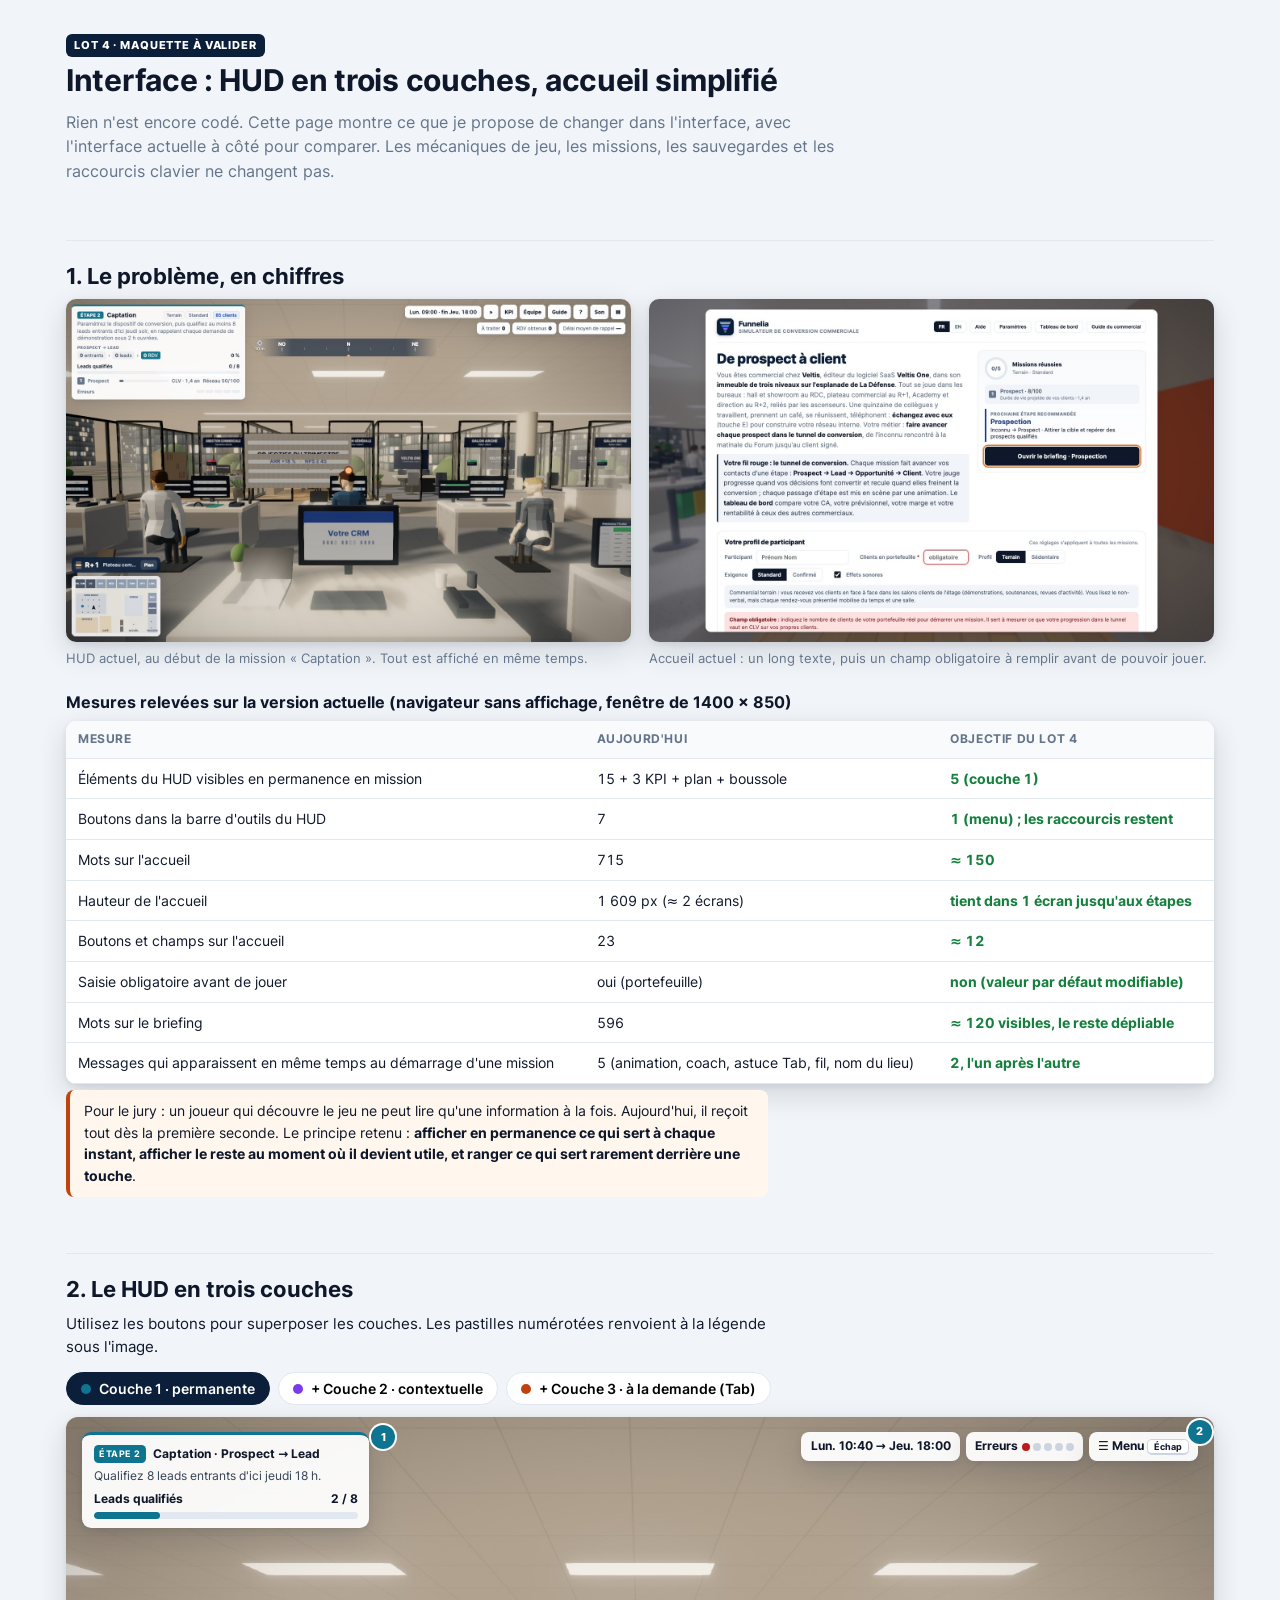
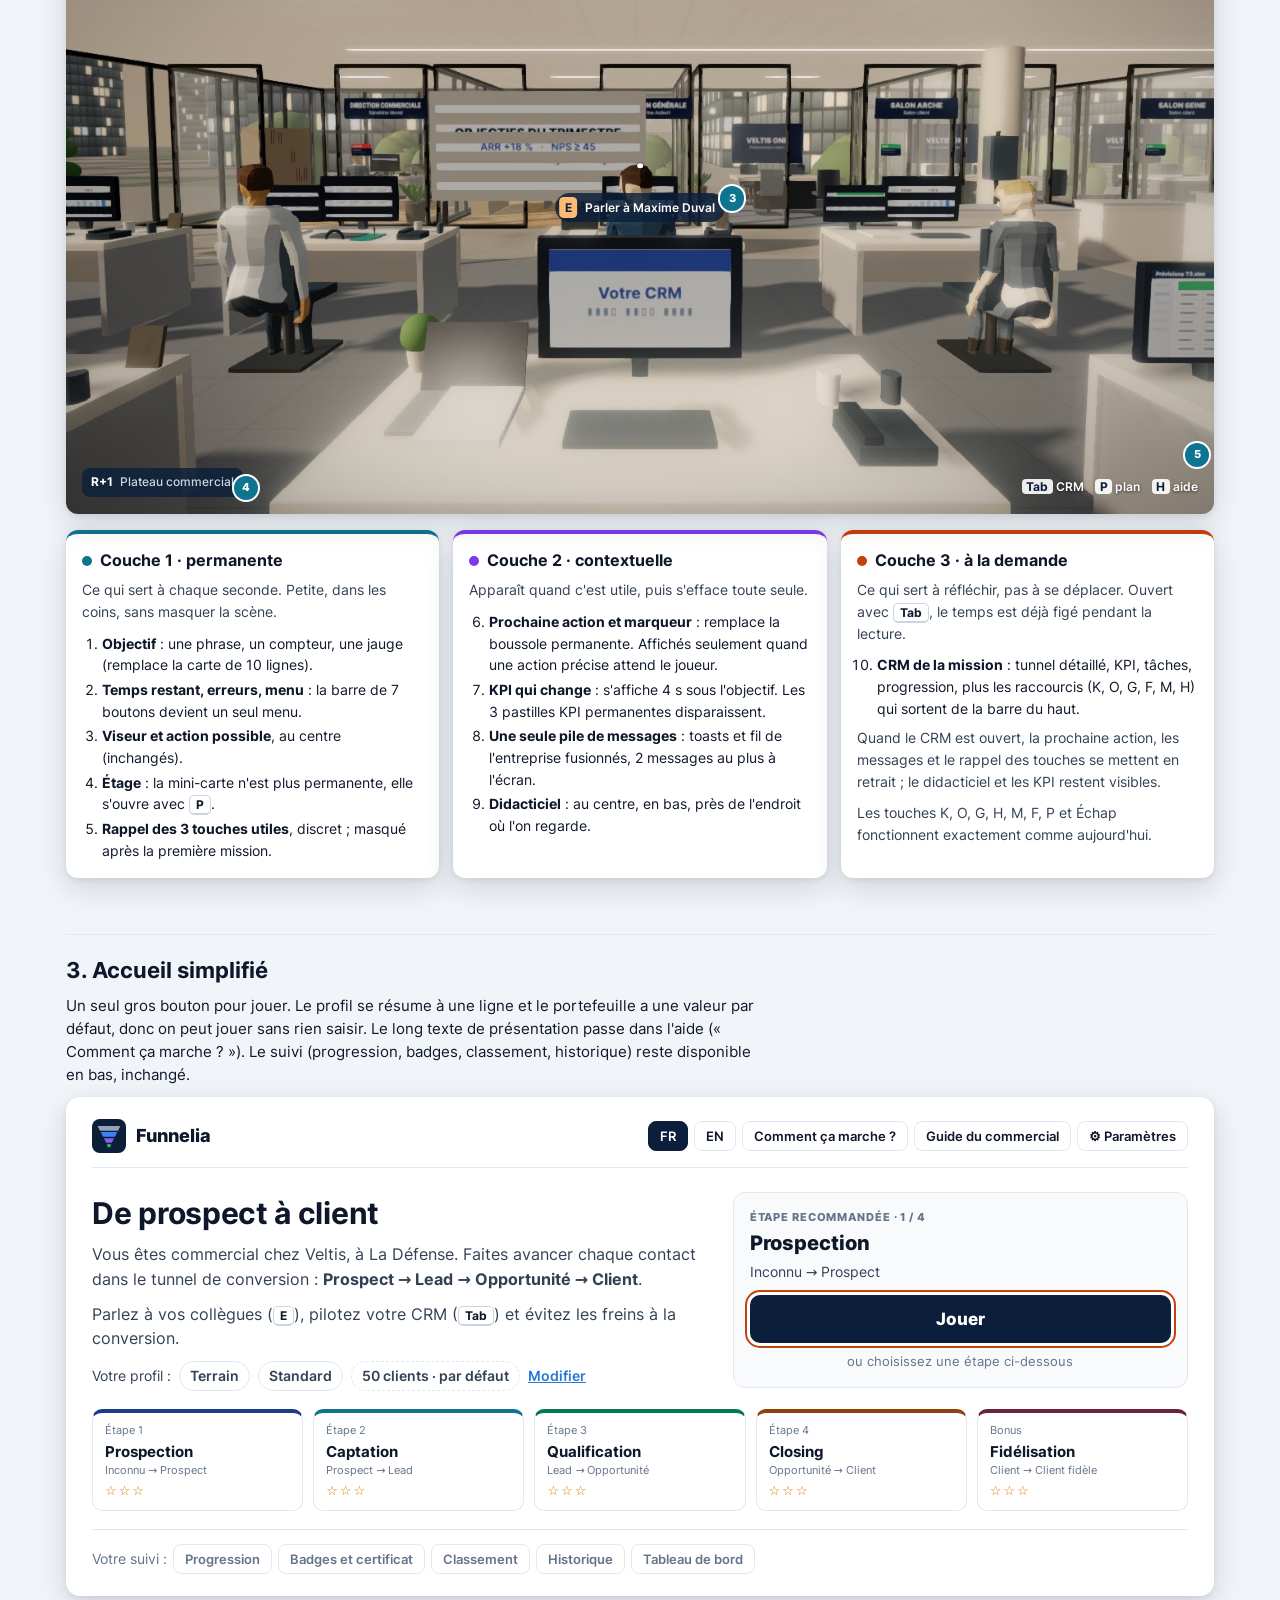
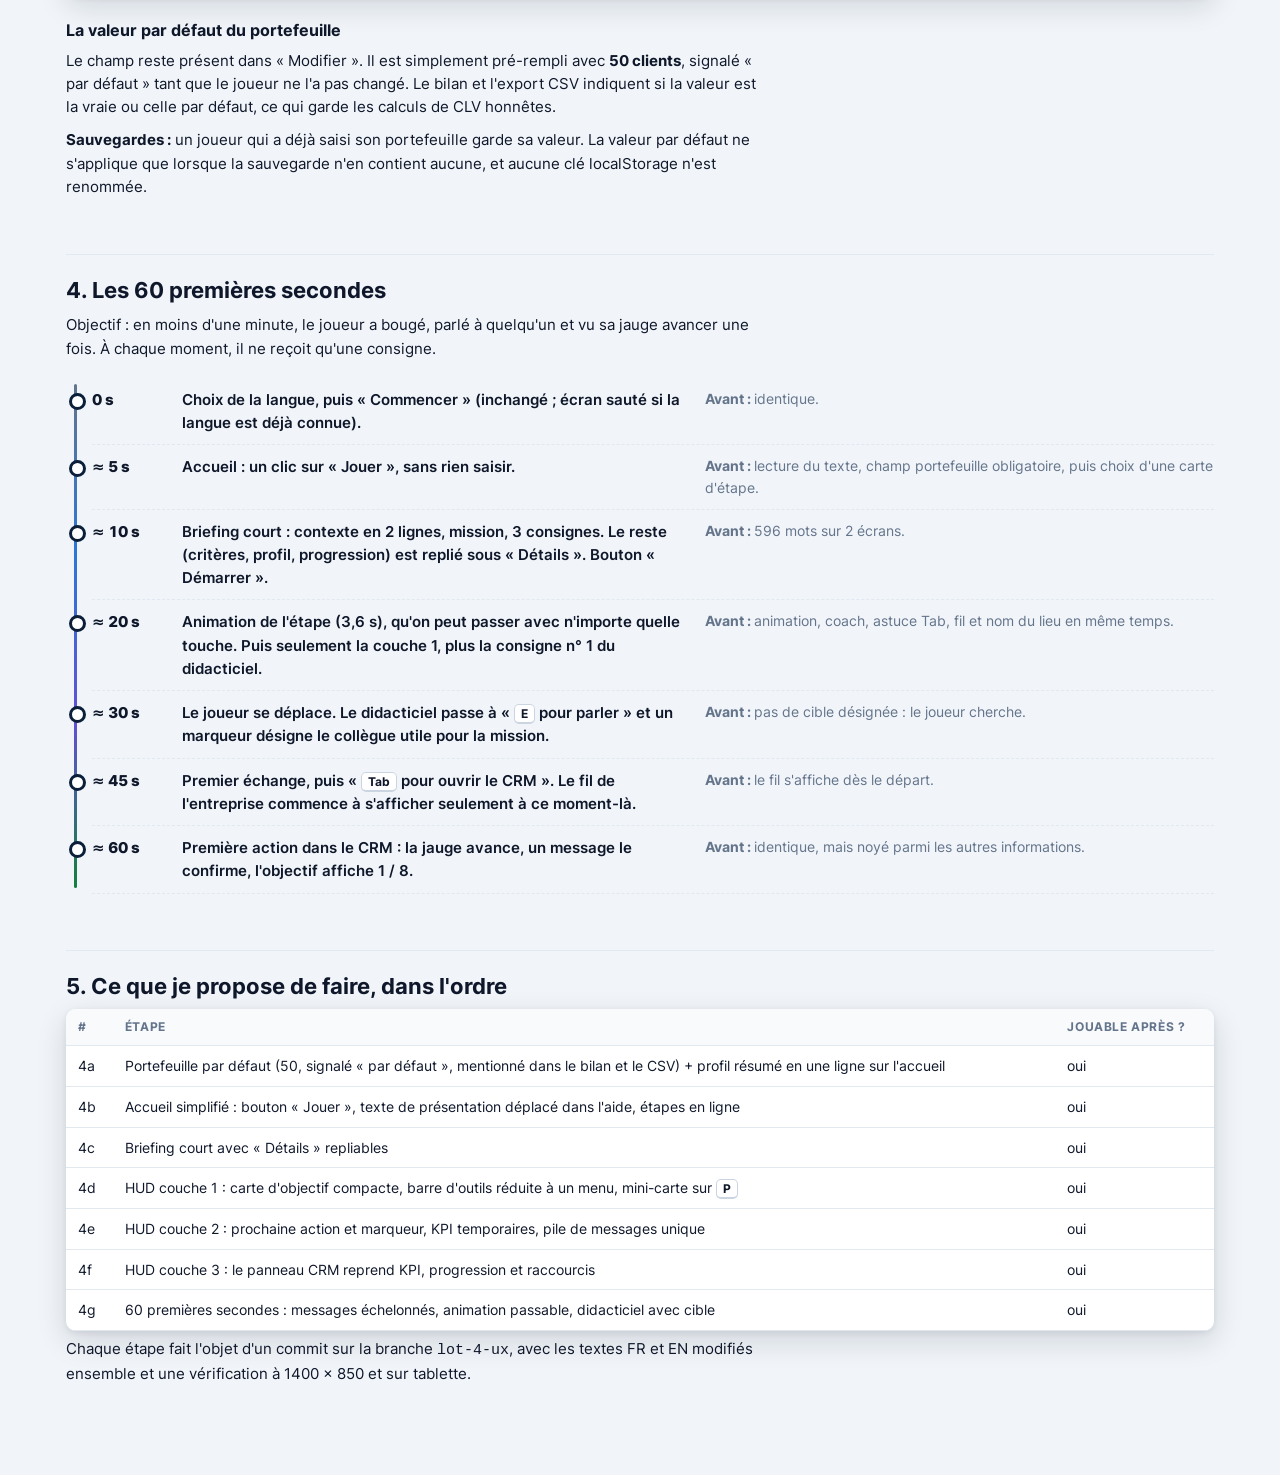
<file: docs/maquettes/lot-4-ux.html>
<!DOCTYPE html>
<html lang="fr">
<head>
  <meta charset="UTF-8">
  <meta name="viewport" content="width=device-width, initial-scale=1.0">
  <title>Maquette lot 4 · HUD et accueil</title>
  <!-- Maquette statique : s'ouvre en double-cliquant, aucune dépendance réseau -->
  <link rel="stylesheet" href="../../fonts/inter.css">
  <style>
    :root {
      --marque: #0b1f3a; --accent: #fdba74; --accent-fort: #c2410c;
      --prospect: #64748b; --lead: #2a78d6; --opportunite: #6250d6; --client: #15803d;
      --fond: #f1f5f9; --blanc: #fff; --texte: #0f172a; --gris: #64748b; --bord: #e2e8f0;
      --c1: #0e7490; --c2: #7c3aed; --c3: #c2410c;
      --ombre: 0 10px 30px rgba(15, 23, 42, .14), 0 2px 6px rgba(15, 23, 42, .08);
    }
    * { box-sizing: border-box; }
    body { margin: 0; background: var(--fond); color: var(--texte); font: 15px/1.55 Inter, system-ui, sans-serif; }
    main { max-width: 1180px; margin: 0 auto; padding: 32px 16px 80px; }
    h1 { font-size: 30px; margin: 0 0 4px; letter-spacing: -.01em; }
    h2 { font-size: 22px; margin: 56px 0 6px; padding-top: 18px; border-top: 1px solid var(--bord); }
    h3 { font-size: 16px; margin: 22px 0 6px; }
    p { margin: 6px 0 10px; max-width: 78ch; }
    .chapeau { color: var(--gris); font-size: 16px; }
    .etiquette { display: inline-block; font-size: 11px; font-weight: 800; letter-spacing: .08em; text-transform: uppercase; padding: 3px 8px; border-radius: 6px; background: var(--marque); color: #fff; }
    kbd { font: 700 12px Inter, sans-serif; background: #fff; border: 1px solid #cbd5e1; border-bottom-width: 2px; border-radius: 5px; padding: 1px 6px; color: var(--texte); }
    .grille2 { display: grid; grid-template-columns: 1fr 1fr; gap: 18px; }
    @media (max-width: 860px) { .grille2 { grid-template-columns: 1fr; } }
    figure { margin: 0; }
    figcaption { font-size: 13px; color: var(--gris); margin-top: 6px; }
    .capture { width: 100%; border-radius: 10px; box-shadow: var(--ombre); display: block; }
    table { border-collapse: collapse; width: 100%; font-size: 14px; background: #fff; border-radius: 10px; overflow: hidden; box-shadow: var(--ombre); }
    th, td { text-align: left; padding: 9px 12px; border-bottom: 1px solid var(--bord); vertical-align: top; }
    th { background: #f8fafc; font-size: 12px; text-transform: uppercase; letter-spacing: .05em; color: var(--gris); }
    td.num { font-variant-numeric: tabular-nums; white-space: nowrap; }
    .mieux { color: var(--client); font-weight: 700; }
    .note { background: #fff7ed; border-left: 4px solid var(--accent-fort); padding: 10px 14px; border-radius: 8px; font-size: 14px; }

    /* ---------- Sélecteur de couches ---------- */
    .couches { display: flex; flex-wrap: wrap; gap: 8px; margin: 14px 0 12px; }
    .couches button { font: 600 14px Inter, sans-serif; border: 1px solid var(--bord); background: #fff; border-radius: 999px; padding: 7px 14px; cursor: pointer; display: flex; gap: 8px; align-items: center; }
    .couches button[aria-pressed="true"] { background: var(--marque); color: #fff; border-color: var(--marque); }
    .pastille-c { width: 10px; height: 10px; border-radius: 50%; }

    /* ---------- Écran de jeu simulé ---------- */
    .ecran { position: relative; aspect-ratio: 1400 / 850; border-radius: 12px; overflow: hidden; box-shadow: var(--ombre); background: #333 url(img/fond-plateau.jpg) center / cover; container-type: inline-size; }
    .ecran * { font-size: max(9px, 1.05cqi); }
    .ecran [data-couche] { transition: opacity .25s; }
    .ecran:not(.voir-2) [data-couche="2"], .ecran:not(.voir-3) [data-couche="3"] { opacity: 0; pointer-events: none; }
    /* CRM ouvert : la couche 1 se décale, la couche 2 se met en retrait (sauf didacticiel et KPI) */
    .ecran.voir-3 .h-droite { right: 30%; }
    .ecran.voir-3 #r2 { right: 29%; }
    .ecran.voir-3 .cible, .ecran.voir-3 .notifs, .ecran.voir-3 .marqueur, .ecran.voir-3 .aide-touches { opacity: 0; }
    .repere { position: absolute; width: 2.1cqi; height: 2.1cqi; min-width: 18px; min-height: 18px; border-radius: 50%; color: #fff; font-weight: 800; display: grid; place-items: center; box-shadow: 0 0 0 2px #fff; z-index: 20; font-size: max(10px, 1cqi) !important; }
    .repere.c1 { background: var(--c1); } .repere.c2 { background: var(--c2); } .repere.c3 { background: var(--c3); }

    .h-objectif { position: absolute; left: 1.4%; top: 2.2%; width: 25%; background: rgba(255, 255, 255, .94); border-radius: .8cqi; padding: .8cqi 1cqi; box-shadow: var(--ombre); border-top: .3cqi solid #0e7490; }
    .h-objectif .ligne1 { display: flex; gap: .6cqi; align-items: center; font-weight: 700; }
    .h-objectif .etape { background: #0e7490; color: #fff; font-size: .8cqi !important; padding: .15cqi .5cqi; border-radius: .4cqi; letter-spacing: .05em; }
    .h-objectif .mission { color: #334155; margin: .4cqi 0 .5cqi; line-height: 1.35; }
    .h-objectif .compteur { display: flex; justify-content: space-between; font-weight: 700; }
    .jauge { height: .55cqi; background: #e2e8f0; border-radius: 1cqi; margin-top: .35cqi; overflow: hidden; }
    .jauge i { display: block; height: 100%; width: 25%; background: #0e7490; border-radius: 1cqi; }
    .h-droite { position: absolute; right: 1.4%; top: 2.2%; display: flex; gap: .5cqi; align-items: center; }
    .pilule { background: rgba(255, 255, 255, .94); border-radius: .7cqi; padding: .45cqi .8cqi; font-weight: 700; box-shadow: var(--ombre); white-space: nowrap; }
    .pips { display: inline-flex; gap: .25cqi; margin-left: .4cqi; vertical-align: middle; }
    .pips i { width: .7cqi; height: .7cqi; border-radius: 50%; background: #cbd5e1; display: inline-block; }
    .pips i.ko { background: #b91c1c; }
    .viseur { position: absolute; left: 50%; top: 50%; width: .5cqi; height: .5cqi; background: #fff; border-radius: 50%; transform: translate(-50%, -50%); box-shadow: 0 0 0 1px rgba(0, 0, 0, .35); }
    .invite { position: absolute; left: 50%; top: 54%; transform: translateX(-50%); display: flex; gap: .6cqi; align-items: center; background: rgba(11, 31, 58, .82); color: #fff; padding: .35cqi .9cqi .35cqi .35cqi; border-radius: 99px; font-weight: 600; white-space: nowrap; }
    .invite b { background: var(--accent); color: var(--marque); border-radius: .4cqi; padding: .1cqi .5cqi; }
    .etage { position: absolute; left: 1.4%; bottom: 2.5%; background: rgba(11, 31, 58, .82); color: #fff; border-radius: .7cqi; padding: .45cqi .8cqi; font-weight: 700; display: flex; gap: .6cqi; align-items: center; }
    .etage span { color: #cbd5e1; font-weight: 500; }
    .aide-touches { position: absolute; right: 1.4%; bottom: 2.5%; color: #fff; text-shadow: 0 1px 3px rgba(0, 0, 0, .6); font-weight: 600; display: flex; gap: 1cqi; }
    .aide-touches b { background: rgba(255, 255, 255, .9); color: var(--marque); border-radius: .35cqi; padding: 0 .4cqi; text-shadow: none; }

    .cible { position: absolute; left: 50%; top: 9.5%; transform: translateX(-50%); display: flex; gap: .6cqi; align-items: center; background: rgba(11, 31, 58, .72); color: #fff; padding: .35cqi 1cqi; border-radius: 99px; font-weight: 600; }
    .cible .fl { color: var(--accent); font-weight: 800; }
    .marqueur { position: absolute; left: 49.6%; top: 41%; transform: translate(-50%, -100%); color: var(--marque); background: var(--accent); font-weight: 800; padding: .15cqi .5cqi; border-radius: .4cqi; }
    .marqueur::after { content: ""; position: absolute; left: 50%; bottom: -.5cqi; transform: translateX(-50%); border: .5cqi solid transparent; border-top-color: var(--accent); border-bottom: 0; }
    .notifs { position: absolute; right: 1.4%; top: 8.5%; width: 24%; display: flex; flex-direction: column; gap: .5cqi; }
    .notif { background: rgba(255, 255, 255, .96); border-radius: .7cqi; padding: .55cqi .8cqi; box-shadow: var(--ombre); border-left: .3cqi solid var(--client); line-height: 1.35; }
    .notif small { display: block; color: var(--gris); font-size: .85cqi !important; }
    .notif.fil { border-left-color: #94a3b8; opacity: .85; }
    .kpi-pop { position: absolute; left: 1.4%; top: 21%; background: #dcfce7; color: #14532d; border-radius: .7cqi; padding: .4cqi .8cqi; font-weight: 700; box-shadow: var(--ombre); }
    .coach { position: absolute; left: 50%; bottom: 13%; transform: translateX(-50%); width: 34%; background: var(--marque); color: #f8fafc; border-radius: .9cqi; padding: .8cqi 1cqi; box-shadow: var(--ombre); line-height: 1.4; }
    .coach .tete { display: flex; justify-content: space-between; color: var(--accent); font-weight: 800; text-transform: uppercase; letter-spacing: .06em; font-size: .8cqi !important; }
    .coach kbd { font-size: .85cqi !important; background: rgba(255, 255, 255, .15); color: #fff; border-color: rgba(255, 255, 255, .3); }
    .lieu { position: absolute; left: 50%; bottom: 25%; transform: translateX(-50%); color: #fff; text-shadow: 0 1px 4px rgba(0, 0, 0, .6); font-weight: 700; display: flex; gap: .7cqi; align-items: center; }
    .lieu b { background: var(--accent); color: var(--marque); padding: .2cqi .5cqi; border-radius: .4cqi; text-shadow: none; }

    .voile { position: absolute; inset: 0; background: rgba(11, 31, 58, .25); }
    .panneau { position: absolute; right: 1.4%; top: 2.2%; bottom: 2.5%; width: 27%; background: #fff; border-radius: .9cqi; box-shadow: var(--ombre); padding: 1cqi 1.1cqi; display: flex; flex-direction: column; gap: .8cqi; overflow: hidden; }
    .panneau .titre { font-weight: 800; font-size: 1.25cqi !important; display: flex; justify-content: space-between; }
    .panneau .titre span { font-weight: 600; color: var(--gris); }
    .onglets { display: flex; gap: .3cqi; flex-wrap: wrap; }
    .onglets span { padding: .25cqi .6cqi; border-radius: .5cqi; background: #f1f5f9; font-weight: 600; color: #334155; }
    .onglets span.actif { background: var(--marque); color: #fff; }
    .tunnel { display: grid; grid-template-columns: repeat(3, 1fr); gap: .4cqi; text-align: center; }
    .tunnel div { background: #f1f5f9; border-radius: .5cqi; padding: .4cqi; }
    .tunnel b { display: block; font-size: 1.5cqi !important; }
    .kpis { display: grid; grid-template-columns: 1fr 1fr; gap: .4cqi; }
    .kpis div { border: 1px solid var(--bord); border-radius: .5cqi; padding: .4cqi .6cqi; }
    .kpis small { display: block; color: var(--gris); font-size: .85cqi !important; }
    .taches div { display: flex; gap: .5cqi; padding: .35cqi 0; border-bottom: 1px solid var(--bord); }
    .taches div::before { content: "○"; color: var(--gris); }
    .taches div.ok::before { content: "✓"; color: var(--client); font-weight: 800; }
    .outils { margin-top: auto; display: grid; grid-template-columns: repeat(3, 1fr); gap: .4cqi; }
    .outils span { text-align: center; padding: .4cqi; border-radius: .5cqi; border: 1px solid var(--bord); font-weight: 600; }
    .outils b { color: var(--accent-fort); }

    /* ---------- Légende des couches ---------- */
    .legende { display: grid; grid-template-columns: repeat(3, 1fr); gap: 14px; margin-top: 16px; }
    @media (max-width: 860px) { .legende { grid-template-columns: 1fr; } }
    .carte { background: #fff; border-radius: 12px; padding: 14px 16px; box-shadow: var(--ombre); border-top: 4px solid var(--c); }
    .carte h3 { margin: 0 0 4px; display: flex; gap: 8px; align-items: center; }
    .carte p { font-size: 14px; color: #334155; }
    .carte ol { margin: 6px 0 0; padding-left: 20px; font-size: 14px; }
    .carte li { margin: 3px 0; }

    /* ---------- Accueil simulé ---------- */
    .accueil { background: #fff; border-radius: 14px; box-shadow: var(--ombre); padding: 22px 26px; }
    .a-barre { display: flex; justify-content: space-between; align-items: center; gap: 12px; padding-bottom: 14px; border-bottom: 1px solid var(--bord); flex-wrap: wrap; }
    .a-marque { display: flex; gap: 10px; align-items: center; font-weight: 800; font-size: 18px; }
    .a-marque svg { width: 34px; height: 34px; }
    .a-actions { display: flex; gap: 6px; flex-wrap: wrap; }
    .bt { font: 600 13px Inter, sans-serif; border: 1px solid var(--bord); background: #fff; border-radius: 8px; padding: 6px 11px; }
    .bt.noir { background: var(--marque); color: #fff; border-color: var(--marque); }
    .a-hero { display: grid; grid-template-columns: 1.35fr 1fr; gap: 26px; padding: 22px 0 18px; align-items: center; }
    @media (max-width: 860px) { .a-hero { grid-template-columns: 1fr; } }
    .a-hero h3 { font-size: 30px; margin: 0 0 6px; letter-spacing: -.01em; }
    .a-hero p { color: #334155; font-size: 16px; }
    .a-jouer { background: #f8fafc; border: 1px solid var(--bord); border-radius: 12px; padding: 16px; }
    .a-jouer .sur { font-size: 11px; font-weight: 800; letter-spacing: .08em; text-transform: uppercase; color: var(--gris); }
    .a-jouer .nom { font-size: 20px; font-weight: 800; margin: 2px 0; }
    .gros { display: block; width: 100%; margin-top: 12px; font: 800 17px Inter, sans-serif; background: var(--marque); color: #fff; border: 0; border-radius: 10px; padding: 14px; box-shadow: 0 0 0 3px #fff, 0 0 0 5px var(--accent-fort); }
    .a-profil { display: flex; flex-wrap: wrap; gap: 8px; align-items: center; font-size: 14px; margin-top: 10px; color: #334155; }
    .a-profil .tag { background: #fff; border: 1px solid var(--bord); border-radius: 99px; padding: 3px 10px; font-weight: 600; }
    .a-profil .tag.defaut { border-style: dashed; }
    .a-profil a { color: var(--lead); font-weight: 600; }
    .a-etapes { display: grid; grid-template-columns: repeat(5, 1fr); gap: 10px; }
    @media (max-width: 860px) { .a-etapes { grid-template-columns: 1fr 1fr; } }
    .a-etape { border: 1px solid var(--bord); border-radius: 10px; padding: 10px 12px; border-top: 4px solid var(--c); font-size: 13px; }
    .a-etape b { display: block; font-size: 15px; }
    .a-etape small { color: var(--gris); display: block; }
    .a-etape .etoiles { color: #d97706; letter-spacing: 2px; }
    .a-suivi { display: flex; gap: 6px; margin-top: 18px; padding-top: 14px; border-top: 1px solid var(--bord); flex-wrap: wrap; align-items: center; font-size: 14px; color: var(--gris); }

    /* ---------- Frise des 60 premières secondes ---------- */
    .frise { position: relative; margin: 18px 0 0; padding-left: 26px; }
    .frise::before { content: ""; position: absolute; left: 8px; top: 6px; bottom: 6px; width: 3px; border-radius: 2px; background: linear-gradient(var(--prospect), var(--lead), var(--opportunite), var(--client)); }
    .pas { position: relative; display: grid; grid-template-columns: 76px 1fr 1fr; gap: 14px; padding: 10px 0; border-bottom: 1px dashed var(--bord); }
    @media (max-width: 760px) { .pas { grid-template-columns: 64px 1fr; } .pas .avant { grid-column: 2; } }
    .pas::before { content: ""; position: absolute; left: -23px; top: 15px; width: 11px; height: 11px; border-radius: 50%; background: #fff; border: 3px solid var(--marque); }
    .pas .t { font-weight: 800; font-variant-numeric: tabular-nums; }
    .pas .apres { font-weight: 600; }
    .pas .avant { color: var(--gris); font-size: 14px; }
    .pas .avant::before { content: "Avant : "; font-weight: 700; }
  </style>
</head>
<body>
<main>
  <span class="etiquette">Lot 4 · maquette à valider</span>
  <h1>Interface : HUD en trois couches, accueil simplifié</h1>
  <p class="chapeau">Rien n'est encore codé. Cette page montre ce que je propose de changer dans l'interface, avec l'interface actuelle à côté pour comparer. Les mécaniques de jeu, les missions, les sauvegardes et les raccourcis clavier ne changent pas.</p>

  <h2>1. Le problème, en chiffres</h2>
  <div class="grille2">
    <figure><img class="capture" src="img/hud-actuel.jpg" alt="HUD actuel en mission"><figcaption>HUD actuel, au début de la mission « Captation ». Tout est affiché en même temps.</figcaption></figure>
    <figure><img class="capture" src="img/accueil-actuel.jpg" alt="Accueil actuel"><figcaption>Accueil actuel : un long texte, puis un champ obligatoire à remplir avant de pouvoir jouer.</figcaption></figure>
  </div>
  <h3>Mesures relevées sur la version actuelle (navigateur sans affichage, fenêtre de 1400 × 850)</h3>
  <table>
    <thead><tr><th>Mesure</th><th>Aujourd'hui</th><th>Objectif du lot 4</th></tr></thead>
    <tbody>
      <tr><td>Éléments du HUD visibles en permanence en mission</td><td class="num">15 + 3 KPI + plan + boussole</td><td class="num mieux">5 (couche 1)</td></tr>
      <tr><td>Boutons dans la barre d'outils du HUD</td><td class="num">7</td><td class="num mieux">1 (menu) ; les raccourcis restent</td></tr>
      <tr><td>Mots sur l'accueil</td><td class="num">715</td><td class="num mieux">≈ 150</td></tr>
      <tr><td>Hauteur de l'accueil</td><td class="num">1 609 px (≈ 2 écrans)</td><td class="num mieux">tient dans 1 écran jusqu'aux étapes</td></tr>
      <tr><td>Boutons et champs sur l'accueil</td><td class="num">23</td><td class="num mieux">≈ 12</td></tr>
      <tr><td>Saisie obligatoire avant de jouer</td><td class="num">oui (portefeuille)</td><td class="num mieux">non (valeur par défaut modifiable)</td></tr>
      <tr><td>Mots sur le briefing</td><td class="num">596</td><td class="num mieux">≈ 120 visibles, le reste dépliable</td></tr>
      <tr><td>Messages qui apparaissent en même temps au démarrage d'une mission</td><td class="num">5 (animation, coach, astuce Tab, fil, nom du lieu)</td><td class="num mieux">2, l'un après l'autre</td></tr>
    </tbody>
  </table>
  <p class="note">Pour le jury : un joueur qui découvre le jeu ne peut lire qu'une information à la fois. Aujourd'hui, il reçoit tout dès la première seconde. Le principe retenu : <strong>afficher en permanence ce qui sert à chaque instant, afficher le reste au moment où il devient utile, et ranger ce qui sert rarement derrière une touche</strong>.</p>

  <h2>2. Le HUD en trois couches</h2>
  <p>Utilisez les boutons pour superposer les couches. Les pastilles numérotées renvoient à la légende sous l'image.</p>
  <div class="couches" role="group" aria-label="Couches affichées">
    <button type="button" data-voir="1" aria-pressed="true"><span class="pastille-c" style="background:var(--c1)"></span>Couche 1 · permanente</button>
    <button type="button" data-voir="2" aria-pressed="false"><span class="pastille-c" style="background:var(--c2)"></span>+ Couche 2 · contextuelle</button>
    <button type="button" data-voir="3" aria-pressed="false"><span class="pastille-c" style="background:var(--c3)"></span>+ Couche 3 · à la demande (Tab)</button>
  </div>

  <div class="ecran" id="ecran">
    <!-- Couche 1 -->
    <div class="h-objectif" data-couche="1">
      <div class="ligne1"><span class="etape">ÉTAPE 2</span>Captation · Prospect → Lead</div>
      <div class="mission">Qualifiez 8 leads entrants d'ici jeudi 18 h.</div>
      <div class="compteur"><span>Leads qualifiés</span><span>2 / 8</span></div>
      <div class="jauge"><i></i></div>
    </div>
    <span class="repere c1" style="left:26.6%;top:1.2%">1</span>
    <div class="h-droite" data-couche="1">
      <span class="pilule">Lun. 10:40 → Jeu. 18:00</span>
      <span class="pilule">Erreurs<span class="pips"><i class="ko"></i><i></i><i></i><i></i><i></i></span></span>
      <span class="pilule">☰ Menu <kbd style="font-size:.8cqi">Échap</kbd></span>
    </div>
    <span class="repere c1" id="r2" style="right:0.2%;top:0.4%">2</span>
    <div class="viseur" data-couche="1"></div>
    <div class="invite" data-couche="1"><b>E</b>Parler à Maxime Duval</div>
    <span class="repere c1" style="left:57%;top:53%">3</span>
    <div class="etage" data-couche="1">R+1 <span>Plateau commercial</span></div>
    <span class="repere c1" style="left:14.6%;bottom:2%">4</span>
    <div class="aide-touches" data-couche="1"><span><b>Tab</b> CRM</span><span><b>P</b> plan</span><span><b>H</b> aide</span></div>
    <span class="repere c1" data-retrait style="right:0.4%;bottom:6.8%">5</span>

    <!-- Couche 2 -->
    <div class="cible" data-couche="2"><span class="fl">↑</span>Prochaine action : rappeler la demande de démo · 12 m</div>
    <span class="repere c2" data-retrait style="left:31.5%;top:9.2%">6</span>
    <div class="marqueur" data-couche="2">!</div>
    <div class="kpi-pop" data-couche="2">RDV obtenus 0 → 1</div>
    <span class="repere c2" style="left:12.4%;top:20%">7</span>
    <div class="notifs" data-couche="2">
      <div class="notif">Lead qualifié : Nordel SA<small>+1 lead · la jauge avance</small></div>
      <div class="notif fil">Sandrine M. : « Le salon Arche est libre à 14 h. »<small>Fil de l'entreprise</small></div>
    </div>
    <span class="repere c2" data-retrait style="right:25.6%;top:9%">8</span>
    <div class="coach" data-couche="2"><div class="tete"><span>Didacticiel · 2 / 4</span><span>Passer</span></div>Approchez-vous d'un collègue et appuyez sur <kbd>E</kbd> pour échanger avec lui.</div>
    <span class="repere c2" style="left:32%;bottom:20%">9</span>

    <!-- Couche 3 -->
    <div class="voile" data-couche="3"></div>
    <div class="panneau" data-couche="3">
      <div class="titre">CRM de la mission <span>Tab pour fermer</span></div>
      <div class="onglets"><span class="actif">Mission</span><span>Contacts</span><span>KPI</span><span>Tâches</span></div>
      <div class="tunnel"><div><b>6</b>entrants</div><div><b>2</b>leads</div><div><b>1</b>RDV</div></div>
      <div class="kpis">
        <div><small>À traiter</small><b>4</b></div>
        <div><small>Délai moyen de rappel</small><b>1 h 20</b></div>
        <div><small>Progression tunnel</small><b>Prospect · 24/100</b></div>
        <div><small>Réseau interne</small><b>50 / 100</b></div>
      </div>
      <div class="taches"><div class="ok">Paramétrer le formulaire de démo</div><div class="ok">Qualifier Nordel SA</div><div>Rappeler Atelier Brume (demande à 9 h 52)</div><div>Qualifier 5 autres leads</div></div>
      <div class="outils"><span><b>K</b> KPI</span><span><b>O</b> Équipe</span><span><b>G</b> Guide</span><span><b>F</b> Accélérer</span><span><b>M</b> Son</span><span><b>H</b> Aide</span></div>
    </div>
    <span class="repere c3" style="right:28.6%;top:45%">10</span>
  </div>

  <div class="legende">
    <div class="carte" style="--c:var(--c1)">
      <h3><span class="pastille-c" style="background:var(--c1)"></span>Couche 1 · permanente</h3>
      <p>Ce qui sert à chaque seconde. Petite, dans les coins, sans masquer la scène.</p>
      <ol>
        <li><strong>Objectif</strong> : une phrase, un compteur, une jauge (remplace la carte de 10 lignes).</li>
        <li><strong>Temps restant, erreurs, menu</strong> : la barre de 7 boutons devient un seul menu.</li>
        <li><strong>Viseur et action possible</strong>, au centre (inchangés).</li>
        <li><strong>Étage</strong> : la mini-carte n'est plus permanente, elle s'ouvre avec <kbd>P</kbd>.</li>
        <li><strong>Rappel des 3 touches utiles</strong>, discret ; masqué après la première mission.</li>
      </ol>
    </div>
    <div class="carte" style="--c:var(--c2)">
      <h3><span class="pastille-c" style="background:var(--c2)"></span>Couche 2 · contextuelle</h3>
      <p>Apparaît quand c'est utile, puis s'efface toute seule.</p>
      <ol start="6">
        <li><strong>Prochaine action et marqueur</strong> : remplace la boussole permanente. Affichés seulement quand une action précise attend le joueur.</li>
        <li><strong>KPI qui change</strong> : s'affiche 4 s sous l'objectif. Les 3 pastilles KPI permanentes disparaissent.</li>
        <li><strong>Une seule pile de messages</strong> : toasts et fil de l'entreprise fusionnés, 2 messages au plus à l'écran.</li>
        <li><strong>Didacticiel</strong> : au centre, en bas, près de l'endroit où l'on regarde.</li>
      </ol>
    </div>
    <div class="carte" style="--c:var(--c3)">
      <h3><span class="pastille-c" style="background:var(--c3)"></span>Couche 3 · à la demande</h3>
      <p>Ce qui sert à réfléchir, pas à se déplacer. Ouvert avec <kbd>Tab</kbd>, le temps est déjà figé pendant la lecture.</p>
      <ol start="10">
        <li><strong>CRM de la mission</strong> : tunnel détaillé, KPI, tâches, progression, plus les raccourcis (K, O, G, F, M, H) qui sortent de la barre du haut.</li>
      </ol>
      <p style="margin-top:8px">Quand le CRM est ouvert, la prochaine action, les messages et le rappel des touches se mettent en retrait ; le didacticiel et les KPI restent visibles.</p>
      <p>Les touches K, O, G, H, M, F, P et Échap fonctionnent exactement comme aujourd'hui.</p>
    </div>
  </div>

  <h2>3. Accueil simplifié</h2>
  <p>Un seul gros bouton pour jouer. Le profil se résume à une ligne et le portefeuille a une valeur par défaut, donc on peut jouer sans rien saisir. Le long texte de présentation passe dans l'aide (« Comment ça marche ? »). Le suivi (progression, badges, classement, historique) reste disponible en bas, inchangé.</p>
  <div class="accueil">
    <div class="a-barre">
      <div class="a-marque"><svg viewBox="0 0 48 48" aria-hidden="true"><rect width="48" height="48" rx="11" fill="#0b1f3a"/><path d="M8 10h32l-3.2 6.5H11.2z" fill="#94a3b8"/><path d="M12.4 18.5h23.2l-3.2 6.5H15.6z" fill="#3b82f6"/><path d="M16.8 27h14.4l-3.2 6.5h-8z" fill="#8b5cf6"/><path d="M21 35.5h6l-1.2 4.5h-3.6z" fill="#22c55e"/></svg>Funnelia</div>
      <div class="a-actions"><span class="bt noir">FR</span><span class="bt">EN</span><span class="bt">Comment ça marche ?</span><span class="bt">Guide du commercial</span><span class="bt">⚙ Paramètres</span></div>
    </div>
    <div class="a-hero">
      <div>
        <h3>De prospect à client</h3>
        <p>Vous êtes commercial chez Veltis, à La Défense. Faites avancer chaque contact dans le tunnel de conversion : <strong>Prospect → Lead → Opportunité → Client</strong>.</p>
        <p>Parlez à vos collègues (<kbd>E</kbd>), pilotez votre CRM (<kbd>Tab</kbd>) et évitez les freins à la conversion.</p>
        <div class="a-profil">Votre profil :
          <span class="tag">Terrain</span><span class="tag">Standard</span><span class="tag defaut" title="Valeur par défaut, modifiable">50 clients · par défaut</span><a href="#profil">Modifier</a>
        </div>
      </div>
      <div class="a-jouer">
        <div class="sur">Étape recommandée · 1 / 4</div>
        <div class="nom">Prospection</div>
        <div style="color:#334155;font-size:14px">Inconnu → Prospect</div>
        <button class="gros" type="button">Jouer</button>
        <div style="text-align:center;margin-top:8px;font-size:13px;color:var(--gris)">ou choisissez une étape ci-dessous</div>
      </div>
    </div>
    <div class="a-etapes">
      <div class="a-etape" style="--c:#1e3a8a"><small>Étape 1</small><b>Prospection</b><small>Inconnu → Prospect</small><span class="etoiles">☆☆☆</span></div>
      <div class="a-etape" style="--c:#0e7490"><small>Étape 2</small><b>Captation</b><small>Prospect → Lead</small><span class="etoiles">☆☆☆</span></div>
      <div class="a-etape" style="--c:#047857"><small>Étape 3</small><b>Qualification</b><small>Lead → Opportunité</small><span class="etoiles">☆☆☆</span></div>
      <div class="a-etape" style="--c:#92400e"><small>Étape 4</small><b>Closing</b><small>Opportunité → Client</small><span class="etoiles">☆☆☆</span></div>
      <div class="a-etape" style="--c:#6b2140"><small>Bonus</small><b>Fidélisation</b><small>Client → Client fidèle</small><span class="etoiles">☆☆☆</span></div>
    </div>
    <div class="a-suivi">Votre suivi : <span class="bt">Progression</span><span class="bt">Badges et certificat</span><span class="bt">Classement</span><span class="bt">Historique</span><span class="bt">Tableau de bord</span></div>
  </div>
  <h3>La valeur par défaut du portefeuille</h3>
  <p>Le champ reste présent dans « Modifier ». Il est simplement pré-rempli avec <strong>50 clients</strong>, signalé « par défaut » tant que le joueur ne l'a pas changé. Le bilan et l'export CSV indiquent si la valeur est la vraie ou celle par défaut, ce qui garde les calculs de CLV honnêtes.</p>
  <p><strong>Sauvegardes :</strong> un joueur qui a déjà saisi son portefeuille garde sa valeur. La valeur par défaut ne s'applique que lorsque la sauvegarde n'en contient aucune, et aucune clé localStorage n'est renommée.</p>

  <h2>4. Les 60 premières secondes</h2>
  <p>Objectif : en moins d'une minute, le joueur a bougé, parlé à quelqu'un et vu sa jauge avancer une fois. À chaque moment, il ne reçoit qu'une consigne.</p>
  <div class="frise">
    <div class="pas"><span class="t">0 s</span><span class="apres">Choix de la langue, puis « Commencer » (inchangé ; écran sauté si la langue est déjà connue).</span><span class="avant">identique.</span></div>
    <div class="pas"><span class="t">≈ 5 s</span><span class="apres">Accueil : un clic sur « Jouer », sans rien saisir.</span><span class="avant">lecture du texte, champ portefeuille obligatoire, puis choix d'une carte d'étape.</span></div>
    <div class="pas"><span class="t">≈ 10 s</span><span class="apres">Briefing court : contexte en 2 lignes, mission, 3 consignes. Le reste (critères, profil, progression) est replié sous « Détails ». Bouton « Démarrer ».</span><span class="avant">596 mots sur 2 écrans.</span></div>
    <div class="pas"><span class="t">≈ 20 s</span><span class="apres">Animation de l'étape (3,6 s), qu'on peut passer avec n'importe quelle touche. Puis seulement la couche 1, plus la consigne n° 1 du didacticiel.</span><span class="avant">animation, coach, astuce Tab, fil et nom du lieu en même temps.</span></div>
    <div class="pas"><span class="t">≈ 30 s</span><span class="apres">Le joueur se déplace. Le didacticiel passe à « <kbd>E</kbd> pour parler » et un marqueur désigne le collègue utile pour la mission.</span><span class="avant">pas de cible désignée : le joueur cherche.</span></div>
    <div class="pas"><span class="t">≈ 45 s</span><span class="apres">Premier échange, puis « <kbd>Tab</kbd> pour ouvrir le CRM ». Le fil de l'entreprise commence à s'afficher seulement à ce moment-là.</span><span class="avant">le fil s'affiche dès le départ.</span></div>
    <div class="pas"><span class="t">≈ 60 s</span><span class="apres">Première action dans le CRM : la jauge avance, un message le confirme, l'objectif affiche 1 / 8.</span><span class="avant">identique, mais noyé parmi les autres informations.</span></div>
  </div>

  <h2>5. Ce que je propose de faire, dans l'ordre</h2>
  <table>
    <thead><tr><th>#</th><th>Étape</th><th>Jouable après ?</th></tr></thead>
    <tbody>
      <tr><td>4a</td><td>Portefeuille par défaut (50, signalé « par défaut », mentionné dans le bilan et le CSV) + profil résumé en une ligne sur l'accueil</td><td>oui</td></tr>
      <tr><td>4b</td><td>Accueil simplifié : bouton « Jouer », texte de présentation déplacé dans l'aide, étapes en ligne</td><td>oui</td></tr>
      <tr><td>4c</td><td>Briefing court avec « Détails » repliables</td><td>oui</td></tr>
      <tr><td>4d</td><td>HUD couche 1 : carte d'objectif compacte, barre d'outils réduite à un menu, mini-carte sur <kbd>P</kbd></td><td>oui</td></tr>
      <tr><td>4e</td><td>HUD couche 2 : prochaine action et marqueur, KPI temporaires, pile de messages unique</td><td>oui</td></tr>
      <tr><td>4f</td><td>HUD couche 3 : le panneau CRM reprend KPI, progression et raccourcis</td><td>oui</td></tr>
      <tr><td>4g</td><td>60 premières secondes : messages échelonnés, animation passable, didacticiel avec cible</td><td>oui</td></tr>
    </tbody>
  </table>
  <p>Chaque étape fait l'objet d'un commit sur la branche <code>lot-4-ux</code>, avec les textes FR et EN modifiés ensemble et une vérification à 1400 × 850 et sur tablette.</p>
</main>
<script>
  // Superposition des couches de la maquette
  const ecran = document.getElementById("ecran");
  document.querySelectorAll("[data-voir]").forEach(b => b.addEventListener("click", () => {
    const n = +b.dataset.voir;
    ecran.classList.toggle("voir-2", n >= 2);
    ecran.classList.toggle("voir-3", n >= 3);
    document.querySelectorAll("[data-voir]").forEach(x => x.setAttribute("aria-pressed", String(+x.dataset.voir <= n)));
  }));
  // Les pastilles numérotées suivent la visibilité de leur couche
  const majReperes = () => document.querySelectorAll(".repere").forEach(r => {
    const c = r.classList.contains("c3") ? 3 : r.classList.contains("c2") ? 2 : 1;
    const visible = (c === 1 || ecran.classList.contains("voir-" + c)) && !(r.hasAttribute("data-retrait") && ecran.classList.contains("voir-3"));
    r.style.opacity = visible ? 1 : 0;
  });
  new MutationObserver(majReperes).observe(ecran, { attributes: true });
  majReperes();
</script>
</body>
</html>
</file>
<file: fonts/inter.css>
/* Police Inter (variable, graisses 100 à 900), sous-ensemble latin : français et anglais.
   Source : fonts/inter-latin-wght-normal.woff2 (Inter 4, The Inter Project Authors, licence SIL OFL 1.1 : fonts/OFL.txt).
   La police est intégrée en base64 car les navigateurs bloquent le chargement d'un fichier de police
   séparé quand le jeu est ouvert en double-cliquant sur index.html (protocole file://).
   Fichier généré : pour le régénérer, encoder le .woff2 en base64 dans l'URL ci-dessous. */
@font-face {
  font-family: "Inter";
  font-style: normal;
  font-display: swap;
  font-weight: 100 900;
  src: url([data-uri]) format("woff2");
  unicode-range: U+0000-00FF, U+0131, U+0152-0153, U+02BB-02BC, U+02C6, U+02DA, U+02DC, U+0304, U+0308, U+0329, U+2000-206F, U+20AC, U+2122, U+2191, U+2193, U+2212, U+2215, U+FEFF, U+FFFD;
}
</file>
